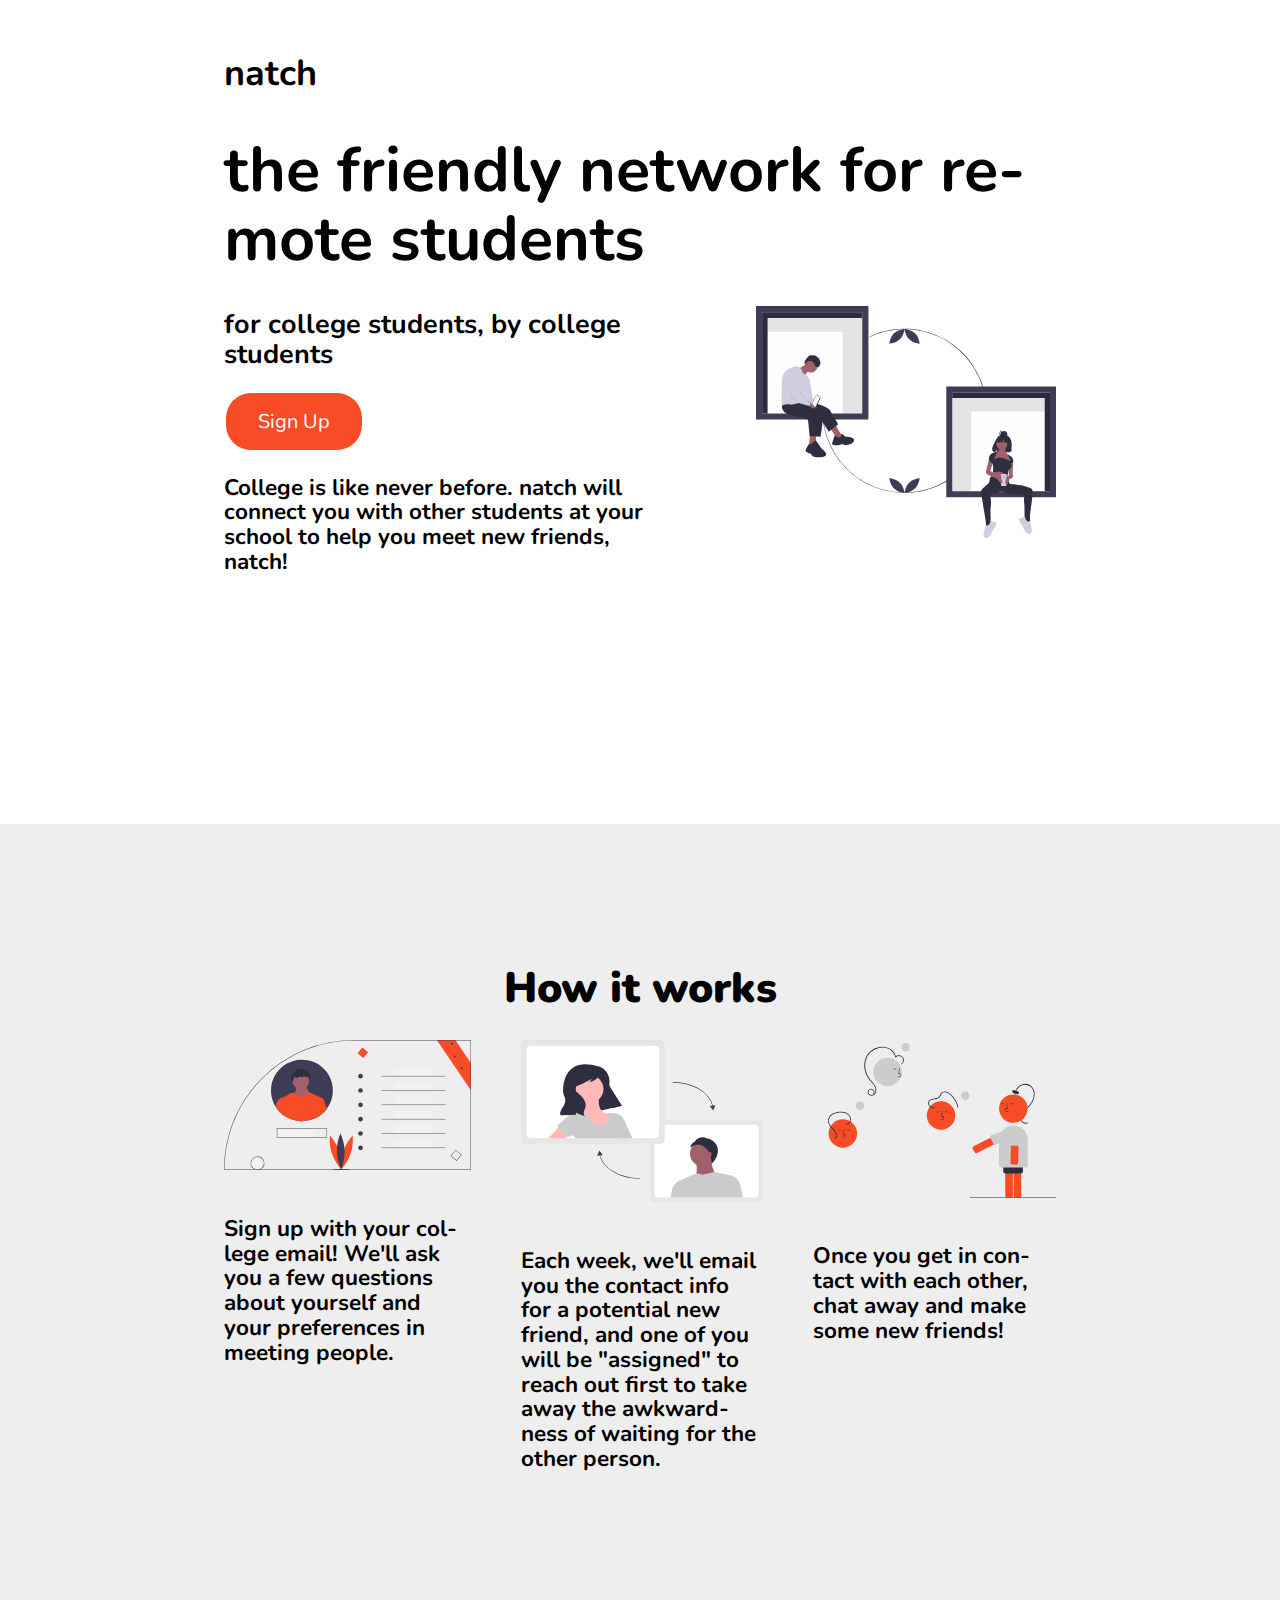
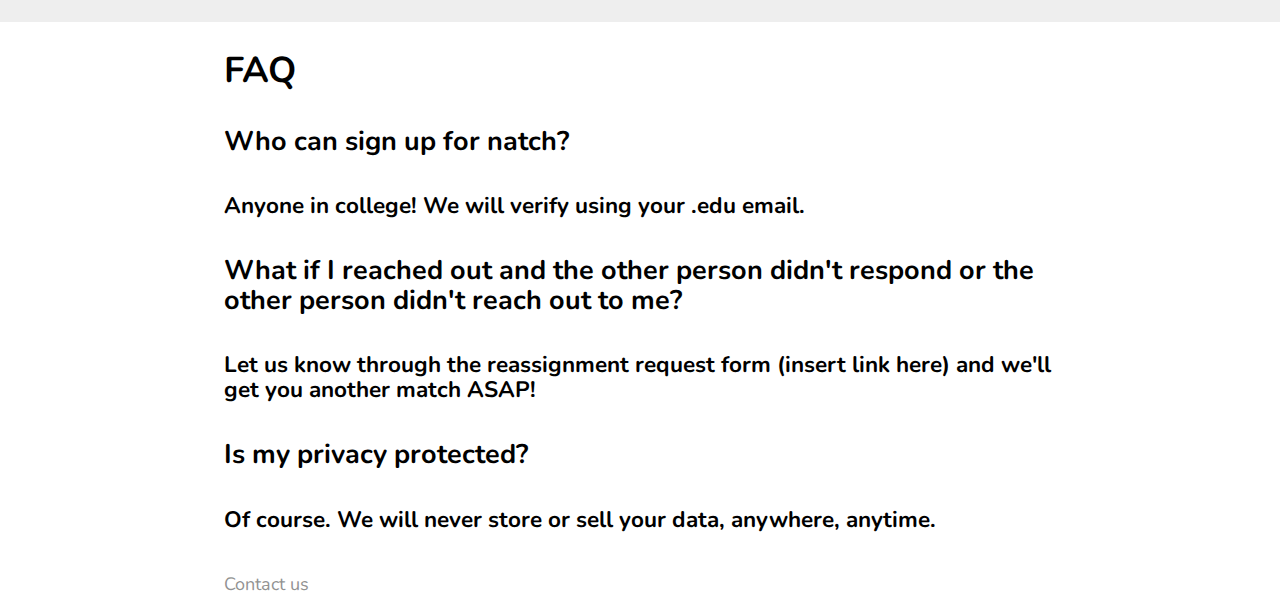
<file: index.html>
<!DOCTYPE html>
<html lang="en">
    <head>
        <meta charset="UTF-8">
        <meta name="viewport" content="width=device-width, initial-scale=1.0">
        <title>natch</title>
        <link rel="stylesheet" href="style.css">
         <!-- Bootstrap CSS -->
         <!-- <link rel="stylesheet" href="https://maxcdn.bootstrapcdn.com/bootstrap/4.0.0/css/bootstrap.min.css" integrity="sha384-Gn5384xqQ1aoWXA+058RXPxPg6fy4IWvTNh0E263XmFcJlSAwiGgFAW/dAiS6JXm" crossorigin="anonymous">
         <meta name="viewport" content="width=device-width, initial-scale=1, shrink-to-fit=no"> -->
         <!-- <link href="https://fonts.googleapis.com/css2?family=Nunito:wght@700&display=swap" rel="stylesheet"> -->
         <!-- <link href="https://fonts.googleapis.com/css2?family=Nunito:wght@900&display=swap" rel="stylesheet"> -->
         <link href="https://fonts.googleapis.com/css2?family=Libre+Barcode+128+Text&family=Nunito:wght@900&display=swap" rel="stylesheet">
         <link href="https://fonts.googleapis.com/css2?family=Nunito:wght@800&display=swap" rel="stylesheet">


    </head>
     <body>
        <div class = "bkg-white">
            <h2 id="titlehead">natch</h2>
           <h1 id="quotetext">the friendly network for remote students</h1>
           <img src = "images/undraw_connection_b38q (2).svg" style = "float:right;width:300px; margin-left:10%">
           <div id = "about">
               <h4>for college students, by college students</h4>
               <a href="sign-up.html" class="formButton">Sign Up</a>
               <h5><div id = "intro">College is like never before. natch will 
                   connect you with other students at your school to help you meet new friends, natch!</div>
               </h5>
           </div>
        </div>
    </div>
           <!-- <div class="row">
               <div class="col-md-4">
               <img src = "images/hugo-co-workers.png">
               </div>
               <div class="col-md-4">
               <img src = "images/hugo-list-is-empty.png">
               </div>
               <div class="col-md-4">
               <img src = "images/hugo-message-sent.png">
               </div>
           </div> -->


           </div>
            <div class = "bkg-grey">
                <div style = "max-width: 65%;margin:auto;">              
                <div id = "selection">
                <h1 style = "text-align: center;"><b>How it works</b></h1>
   
                    <div class="grid-container">
                        <div class="grid-item"><img src = "images/undraw_personal_info_0okl.svg">
                            <h5> Sign up with your college email! We'll ask you a few questions about yourself
                                and your preferences in meeting people.
                            </h5>
                        </div>
                        <div class="grid-item"><img src = "images/undraw_remote_meeting_cbfk (1).svg">
                            <h5> Each week, we'll email you the contact info for a potential new friend, and 
                                one of you will be "assigned" to reach out first to take away the 
                                awkwardness of waiting for the other person.
                            </h5>
                        </div>
                        <div class="grid-item"><img src = "images/undraw_Friends_online_re_r7pq.svg">
                        <h5> Once you get in contact with each other, chat away and make some new friends!
                        </h5>
                        </div>
                    </div>
                </div>
                </div>
            </div>
         </div>
   
       <div class = "bkg-white">
               <h2> FAQ </h2>
               <h4>Who can sign up for natch?</h4>
               <h5>Anyone in college! We will verify using your .edu email.</h5>
               <h4>What if I reached out and the other person didn't respond or the other person didn't reach out to me?</h4>
               <h5>Let us know through the reassignment request form (insert link here) and we'll get you another match ASAP!</h5>
               <h4>Is my privacy protected?</h4>
               <h5>Of course. We will never store or sell your data, anywhere, anytime.</h5>
   
        
       
           <a href="mailto:hu.z.katherine@gmail.com" title="Email" class="contact-btn">Contact us </a>
           <!-- <script src="https://code.jquery.com/jquery-3.2.1.slim.min.js" integrity="sha384-KJ3o2DKtIkvYIK3UENzmM7KCkRr/rE9/Qpg6aAZGJwFDMVNA/GpGFF93hXpG5KkN" crossorigin="anonymous"></script>
           <script src="https://cdnjs.cloudflare.com/ajax/libs/popper.js/1.12.9/umd/popper.min.js" integrity="sha384-ApNbgh9B+Y1QKtv3Rn7W3mgPxhU9K/ScQsAP7hUibX39j7fakFPskvXusvfa0b4Q" crossorigin="anonymous"></script>
           <script src="https://maxcdn.bootstrapcdn.com/bootstrap/4.0.0/js/bootstrap.min.js" integrity="sha384-JZR6Spejh4U02d8jOt6vLEHfe/JQGiRRSQQxSfFWpi1MquVdAyjUar5+76PVCmYl" crossorigin="anonymous"></script>
            -->
        </div>
   
   
        


        </body>
</html>
</file>
<file: style.css>
* {
  -webkit-box-sizing: border-box;
     -moz-box-sizing: border-box;
          box-sizing: border-box;
} 
html {
    font-size: 62.5%;
    font-family: 'Nunito', sans-serif;
    box-sizing: border-box;
    
  }
  body {
    margin: 0;
    font-size: 1.8rem;
    line-height: 1.618;
    color: #000000;
    background-color: #FFFFFF;
    /*padding: 10px;
    /*background: url('../blob/blobgreen.svg');
    height:3000px;*/
    column-width: 50%;
    text-align: left;
    background-position: top left;
    background-repeat: no-repeat;
    background-attachment: fixed;
    
  }
  @media (max-width: 684px) {
    body {
      font-size: 1.53rem;
      margin-left:20%;
      margin-right:20%
    }
  }
  @media (max-width: 382px) {
    body {
      font-size: 1.35rem;
      margin-left:5%;
      margin-right:5%;
    }
  }
  h1, h2, h3, h4, h5, h6 {
    line-height: 1.1;
    font-family: 'Nunito', sans-serif;
    font-weight: 700;
    overflow-wrap: break-word;
    word-wrap: break-word;
    -ms-word-break: break-all;
    word-break: break-word;
    -ms-hyphens: auto;
    -moz-hyphens: auto;
    -webkit-hyphens: auto;
    hyphens: auto;
    position: relative;
    z-index: 2;
  }
  h1 {
    font-size: 2.35em;
    /*margin-bottom: 2em;*/
  }
  h2 {
    font-size: 2em;
  }
  h3 {
    font-size: 1.75em;
  }
  h4 {
    font-size: 1.5em;
  }
  h5 {
    font-size: 1.25em;
  }
  h6 {
    font-size: 1em;
  }
  .intro{
    font-size: 1.25em;
    margin-bottom: 7em;
  }
  p {
    font-family: 'Nunito', sans-serif;
    margin-top: -1em;
  }

  #titlehead {
    margin-top: 1.5em;
    margin-bottom: 1em;
  }

  #quotetext {
    font-size: 3.5em;
    margin-bottom: 0.5em;
  }
  #blob {
    position: absolute;
    top: -45%;
    z-index: 1;
  }
  #title {
    position: relative;
    z-index: 2;
  }
.sign-up-form {
  width: 300px;
  padding: 20px;
  margin: 8% auto 0;
  text-align: center;
}
.input-box {
  border-radius:25px;
  padding: 10px;
  margin: 10px 0;
  width: 100%;
  outline: none;
}
.menu {
  color: inherit;

}
img {
  width:100%;
}
#selection{
  margin-top: 30%;
  padding-top: 13.5%;
  padding-bottom: 13.5%;

}

.center {
    display: flex;
    justify-content: center;
    align-items: center;
}

.grid-item {
  padding: 0px;

}
.grid-container {
  display: grid;
  grid-column-gap: 50px;
  grid-template-columns: auto auto auto;
}

.button {
    border-style:solid;
    border-color:4a4a4a;
    border-width: 5px;
    color: 4a4a4a;
    padding: 15px 32px;
    background-color: transparent;
    text-align: center;
    text-decoration: none;
    display: flex;
    font-size: 20px;
    margin: 4px 2px;
    cursor: pointer;
    font-family: 'Nunito', sans-serif;
    box-shadow:0
}
.formButton {
    background-color:#F74C26;
    color: white;
    padding: 15px 32px;
    text-align: center;
    border-radius:25px;
    font-size: 20px;
    margin: 4px 2px;
    cursor: desfult;
    font-family: 'Nunito', sans-serif;
    text-decoration: none;
}

.contact-btn{
  color: #4a4a4a;
  opacity: 0.6;
  font-family: 'Nunito', sans-serif;
  text-decoration: none;
}
.contact-btn:hover {opacity: 1;}

.bkg-white{
  background-color: white !important;
  margin: auto !important;
  max-width: 65%; /*was 38, then 50*/
  max-height: 100%;
}
.bkg-grey{
  max-width: 100%; /*was 38, then 50*/
  background-color: #eeeeee !important;
  margin: auto !important;
  max-height: 100%;
}
</file>
